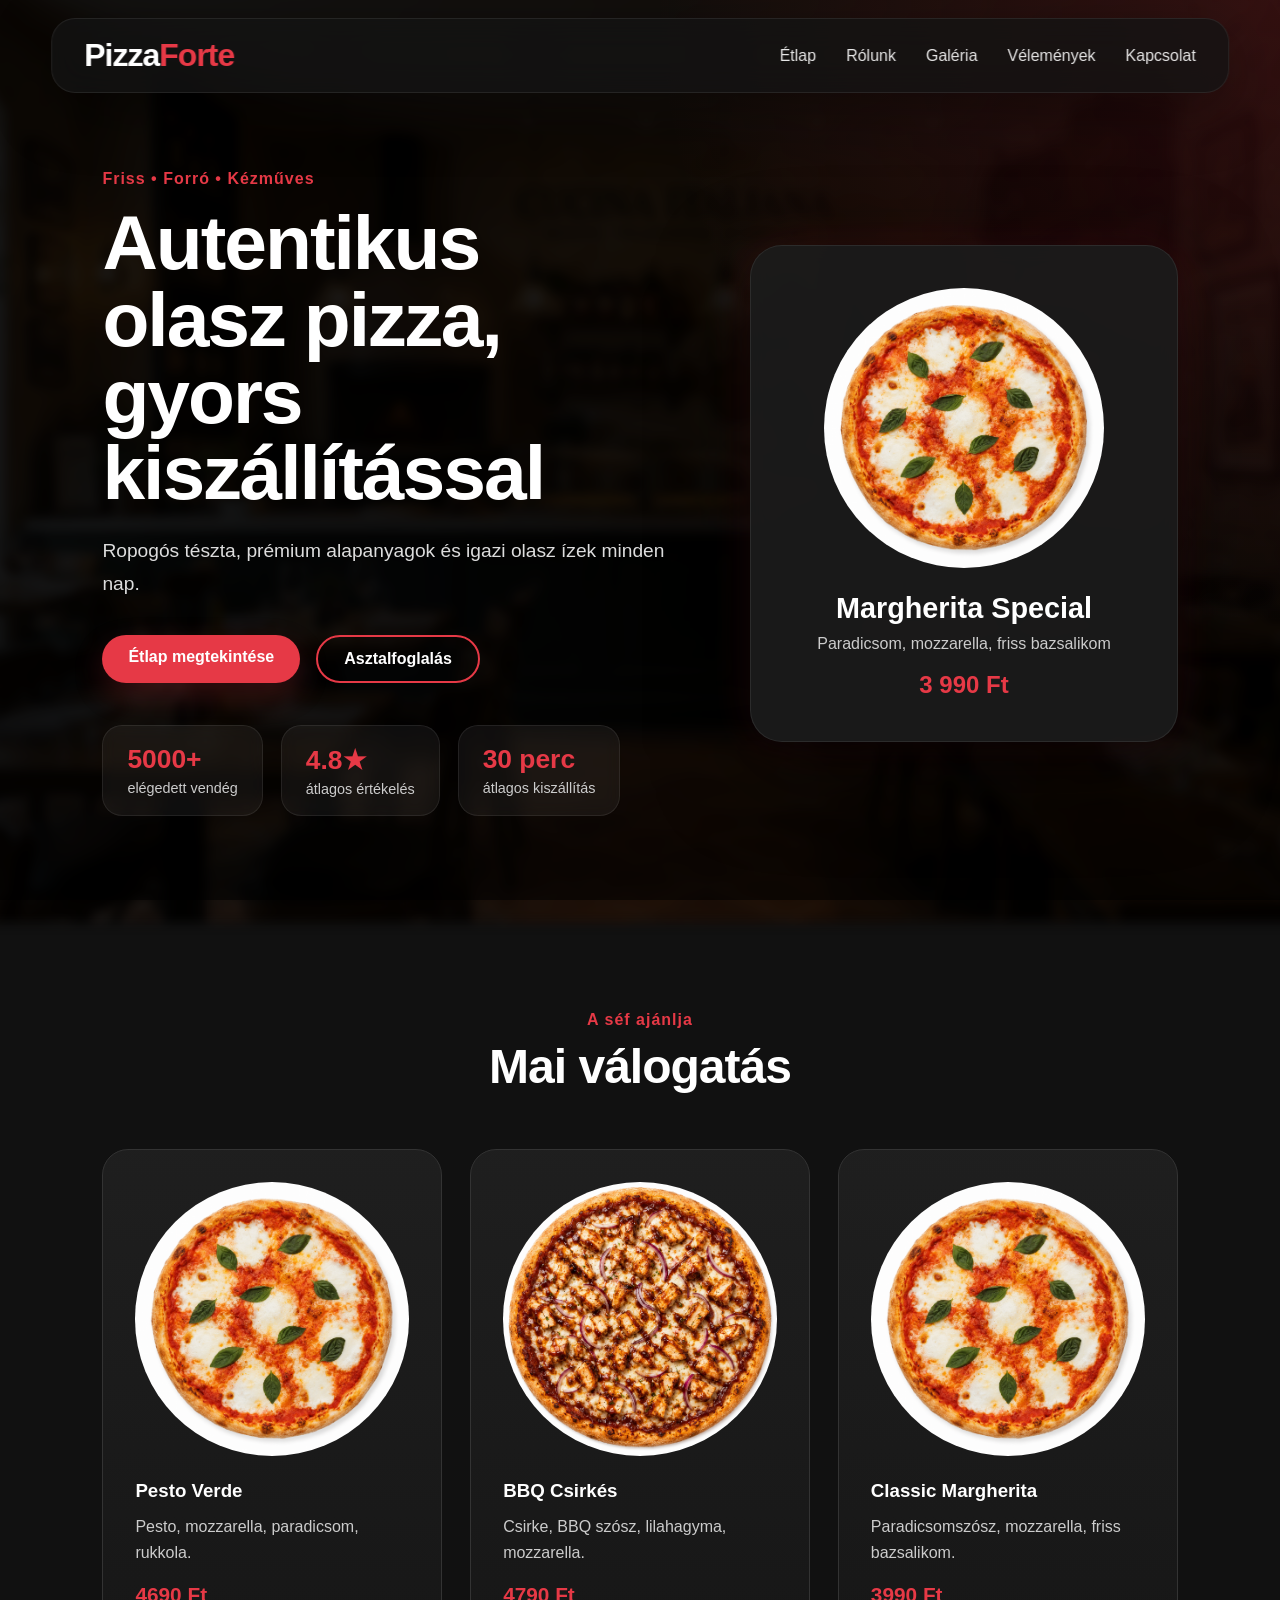
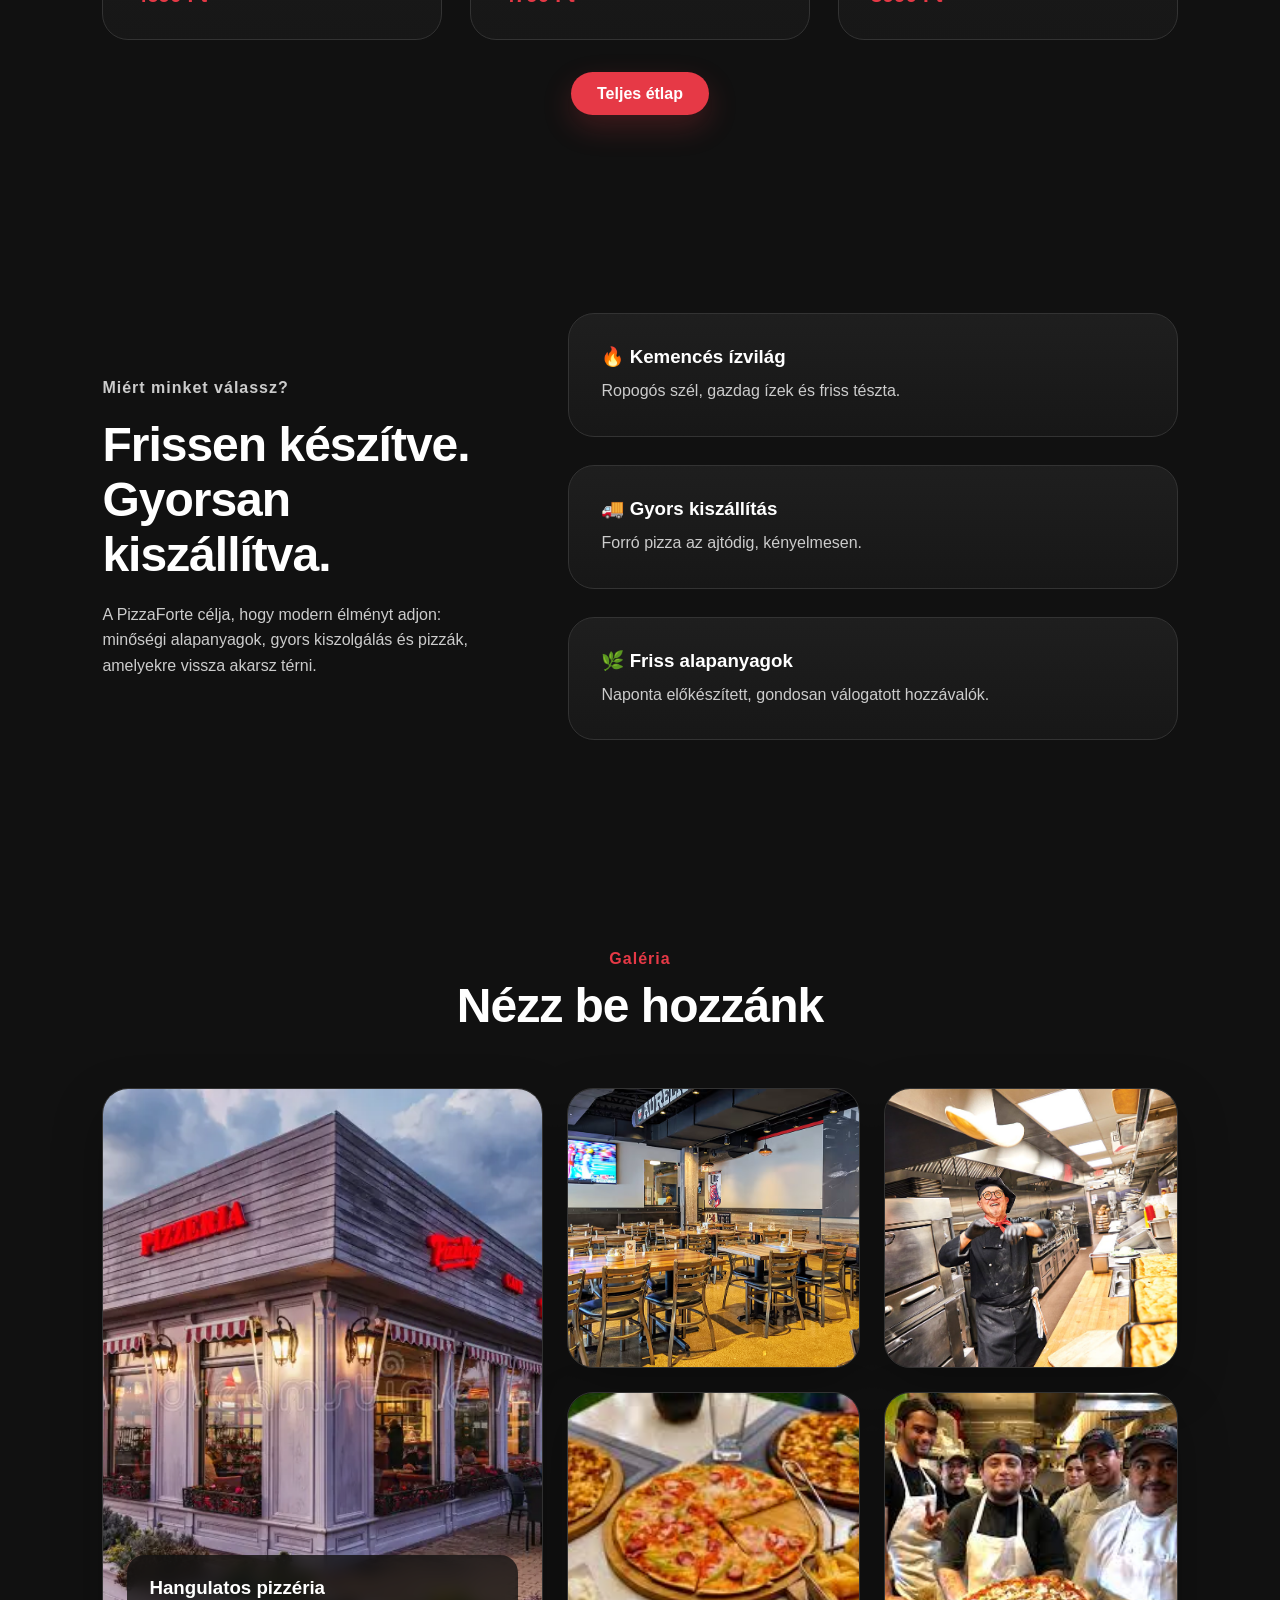
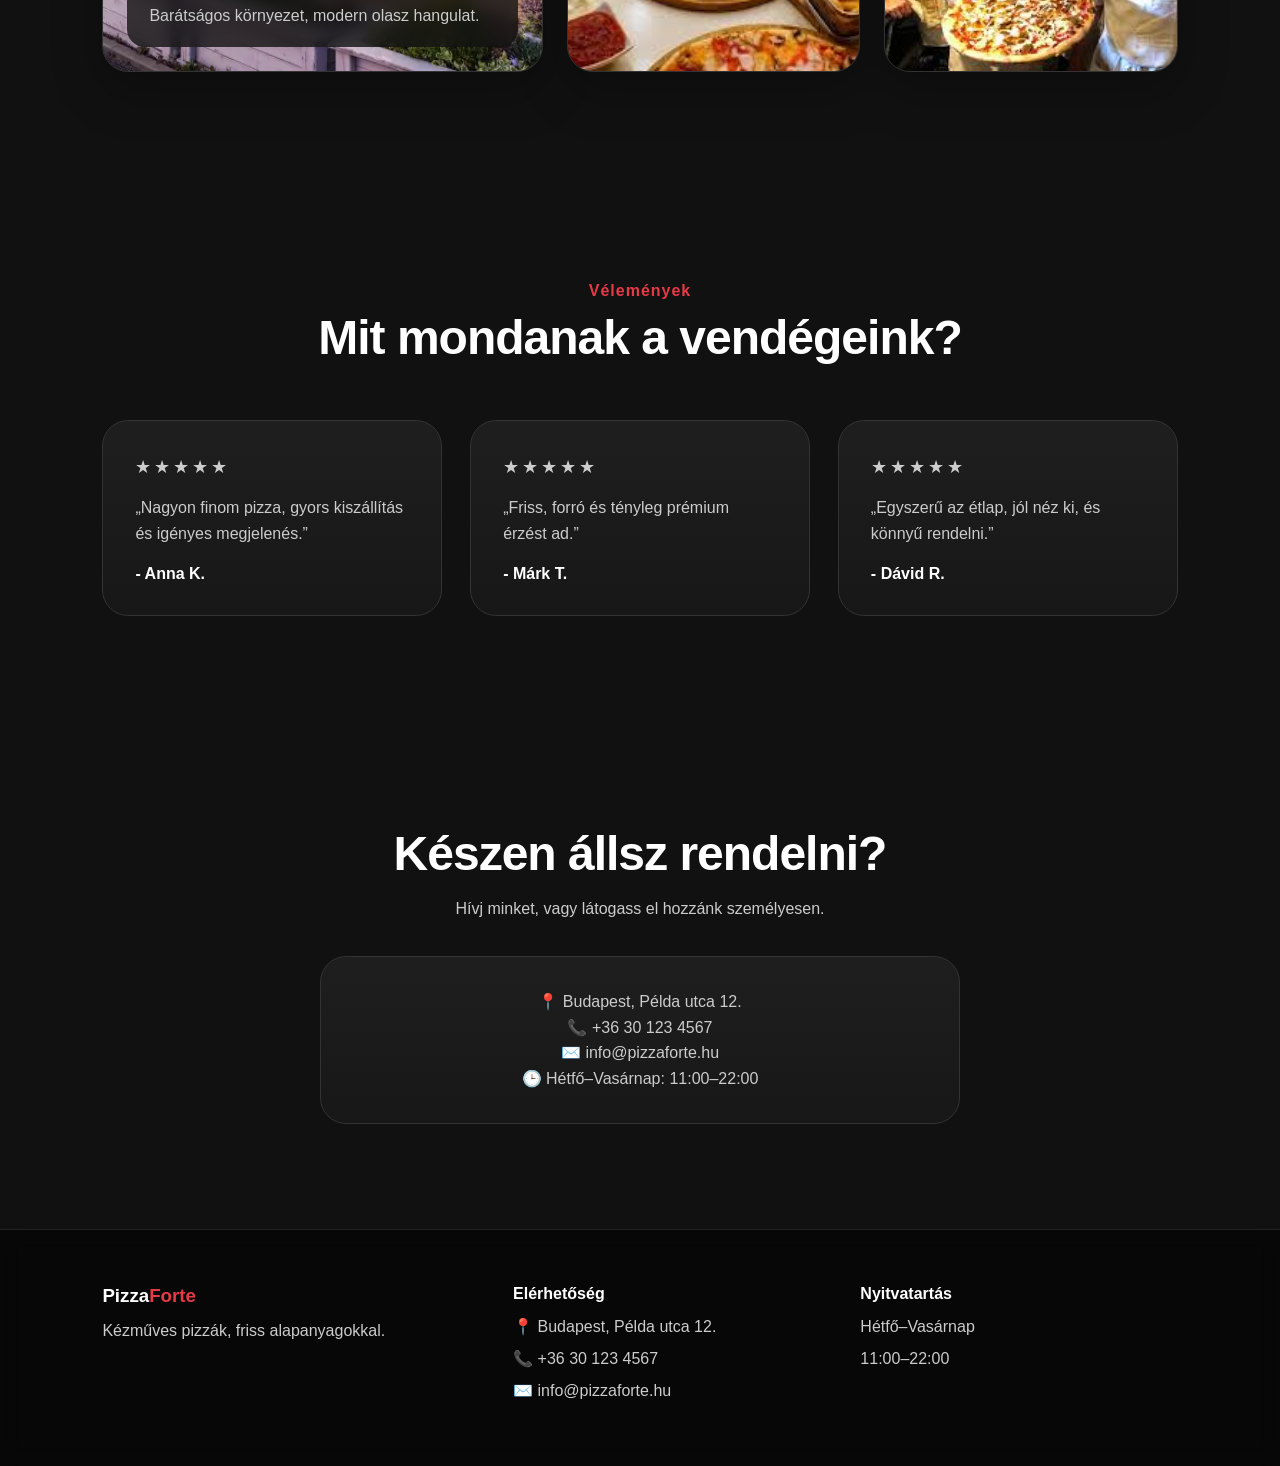
<file: index.html>
<!DOCTYPE html>
<html lang="hu">
<head>
    <meta charset="UTF-8" />
    <meta name="viewport" content="width=device-width, initial-scale=1.0" />
    <title>Pizza Forte | Kézműves Olasz Pizza</title>
    <link rel="stylesheet" href="style.css" />
</head>
<body>
    <header class="navbar">
        <a href="index.html" class="logo">Pizza<span>Forte</span></a>

        <nav class="nav-links" id="nav-links">
            <a href="menu.html">Étlap</a>
            <a href="#about">Rólunk</a>
            <a href="#gallery">Galéria</a>
            <a href="#reviews">Vélemények</a>
            <a href="#contact">Kapcsolat</a>
        </nav>

        <button class="mobile-menu-btn" id="mobile-menu-btn">☰</button>
    </header>

    <section class="hero">
        <div class="hero-content">
            <p class="tagline">Friss • Forró • Kézműves</p>
            <h1>Autentikus olasz pizza, gyors kiszállítással</h1>
            <p class="hero-text">
                Ropogós tészta, prémium alapanyagok és igazi olasz ízek minden nap.
            </p>

            <div class="hero-buttons">
                <a href="menu.html" class="btn primary">Étlap megtekintése</a>
                <a href="#contact" class="btn secondary">Asztalfoglalás</a>
            </div>

            <div class="hero-stats">
                <div>
                    <strong>5000+</strong>
                    <p>elégedett vendég</p>
                </div>
                <div>
                    <strong>4.8★</strong>
                    <p>átlagos értékelés</p>
                </div>
                <div>
                    <strong>30 perc</strong>
                    <p>átlagos kiszállítás</p>
                </div>
            </div>
        </div>

        <div class="hero-card">
            <img src="images/margherita.png" alt="Margherita pizza">
            <h3>Margherita Special</h3>
            <p>Paradicsom, mozzarella, friss bazsalikom</p>
            <strong>3 990 Ft</strong>
        </div>
    </section>

    <section class="menu-preview">
        <div class="section-title">
            <p>A séf ajánlja</p>
            <h2>Mai válogatás</h2>
        </div>

        <div class="menu-grid" id="featured-pizzas"></div>

        <div class="center-button">
            <a href="menu.html" class="btn primary">Teljes étlap</a>
        </div>
    </section>

    <section class="about" id="about">
        <div>
            <p class="tagline">Miért minket válassz?</p>
            <h2>Frissen készítve. Gyorsan kiszállítva.</h2>
            <p>
                A PizzaForte célja, hogy modern élményt adjon: minőségi alapanyagok,
                gyors kiszolgálás és pizzák, amelyekre vissza akarsz térni.
            </p>
        </div>

        <div class="features">
            <div>
                <h3>🔥 Kemencés ízvilág</h3>
                <p>Ropogós szél, gazdag ízek és friss tészta.</p>
            </div>

            <div>
                <h3>🚚 Gyors kiszállítás</h3>
                <p>Forró pizza az ajtódig, kényelmesen.</p>
            </div>

            <div>
                <h3>🌿 Friss alapanyagok</h3>
                <p>Naponta előkészített, gondosan válogatott hozzávalók.</p>
            </div>
        </div>
    </section>

    <section class="gallery" id="gallery">
        <div class="section-title">
            <p>Galéria</p>
            <h2>Nézz be hozzánk</h2>
        </div>

        <div class="gallery-grid">
            <div class="gallery-item large">
                <img src="images/gallery-1.png" alt="PizzaForte külső">
                <div>
                    <h3>Hangulatos pizzéria</h3>
                    <p>Barátságos környezet, modern olasz hangulat.</p>
                </div>
            </div>

            <div class="gallery-item">
                <img src="images/gallery-2.png" alt="PizzaForte belső tér">
            </div>

            <div class="gallery-item">
                <img src="images/gallery-3.png" alt="Pizza készítés">
            </div>

            <div class="gallery-item">
                <img src="images/gallery-4.png" alt="Pizzák az asztalon">
            </div>

            <div class="gallery-item">
                <img src="images/gallery-5.png" alt="PizzaForte csapat">
            </div>
        </div>
    </section>

    <section class="reviews" id="reviews">
        <div class="section-title">
            <p>Vélemények</p>
            <h2>Mit mondanak a vendégeink?</h2>
        </div>

        <div class="review-grid">
            <div class="review-card">
                <p class="stars">★★★★★</p>
                <p>„Nagyon finom pizza, gyors kiszállítás és igényes megjelenés.”</p>
                <strong>- Anna K.</strong>
            </div>

            <div class="review-card">
                <p class="stars">★★★★★</p>
                <p>„Friss, forró és tényleg prémium érzést ad.”</p>
                <strong>- Márk T.</strong>
            </div>

            <div class="review-card">
                <p class="stars">★★★★★</p>
                <p>„Egyszerű az étlap, jól néz ki, és könnyű rendelni.”</p>
                <strong>- Dávid R.</strong>
            </div>
        </div>
    </section>

    <section class="contact" id="contact">
        <h2>Készen állsz rendelni?</h2>
        <p>Hívj minket, vagy látogass el hozzánk személyesen.</p>

        <div class="contact-box">
            <p>📍 Budapest, Példa utca 12.</p>
            <p>📞 +36 30 123 4567</p>
            <p>✉️ info@pizzaforte.hu</p>
            <p>🕒 Hétfő–Vasárnap: 11:00–22:00</p>
        </div>
    </section>

    <footer class="footer">
        <div>
            <h3>Pizza<span>Forte</span></h3>
            <p>Kézműves pizzák, friss alapanyagokkal.</p>
        </div>

        <div>
            <h4>Elérhetőség</h4>
            <p>📍 Budapest, Példa utca 12.</p>
            <p>📞 +36 30 123 4567</p>
            <p>✉️ info@pizzaforte.hu</p>
        </div>

        <div>
            <h4>Nyitvatartás</h4>
            <p>Hétfő–Vasárnap</p>
            <p>11:00–22:00</p>
        </div>
    </footer>

    <script src="script.js"></script>
</body>
</html>
</file>
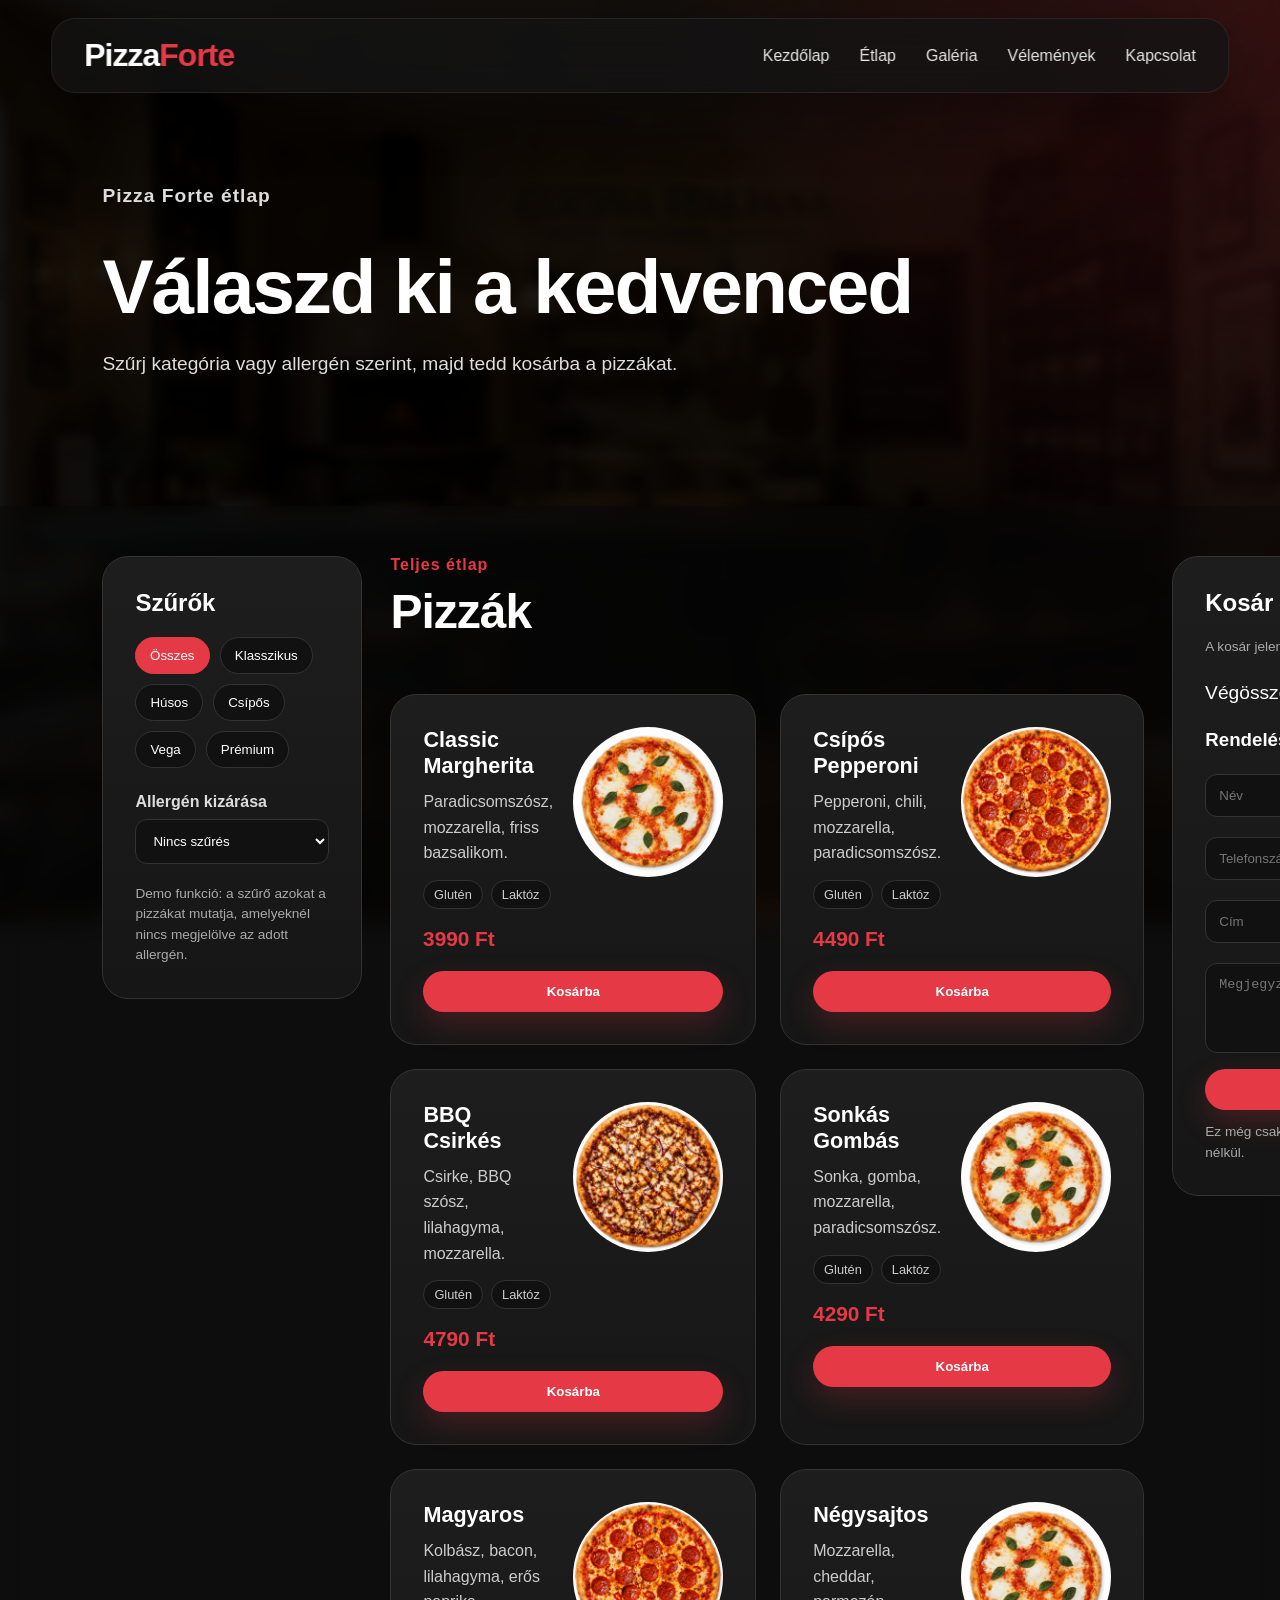
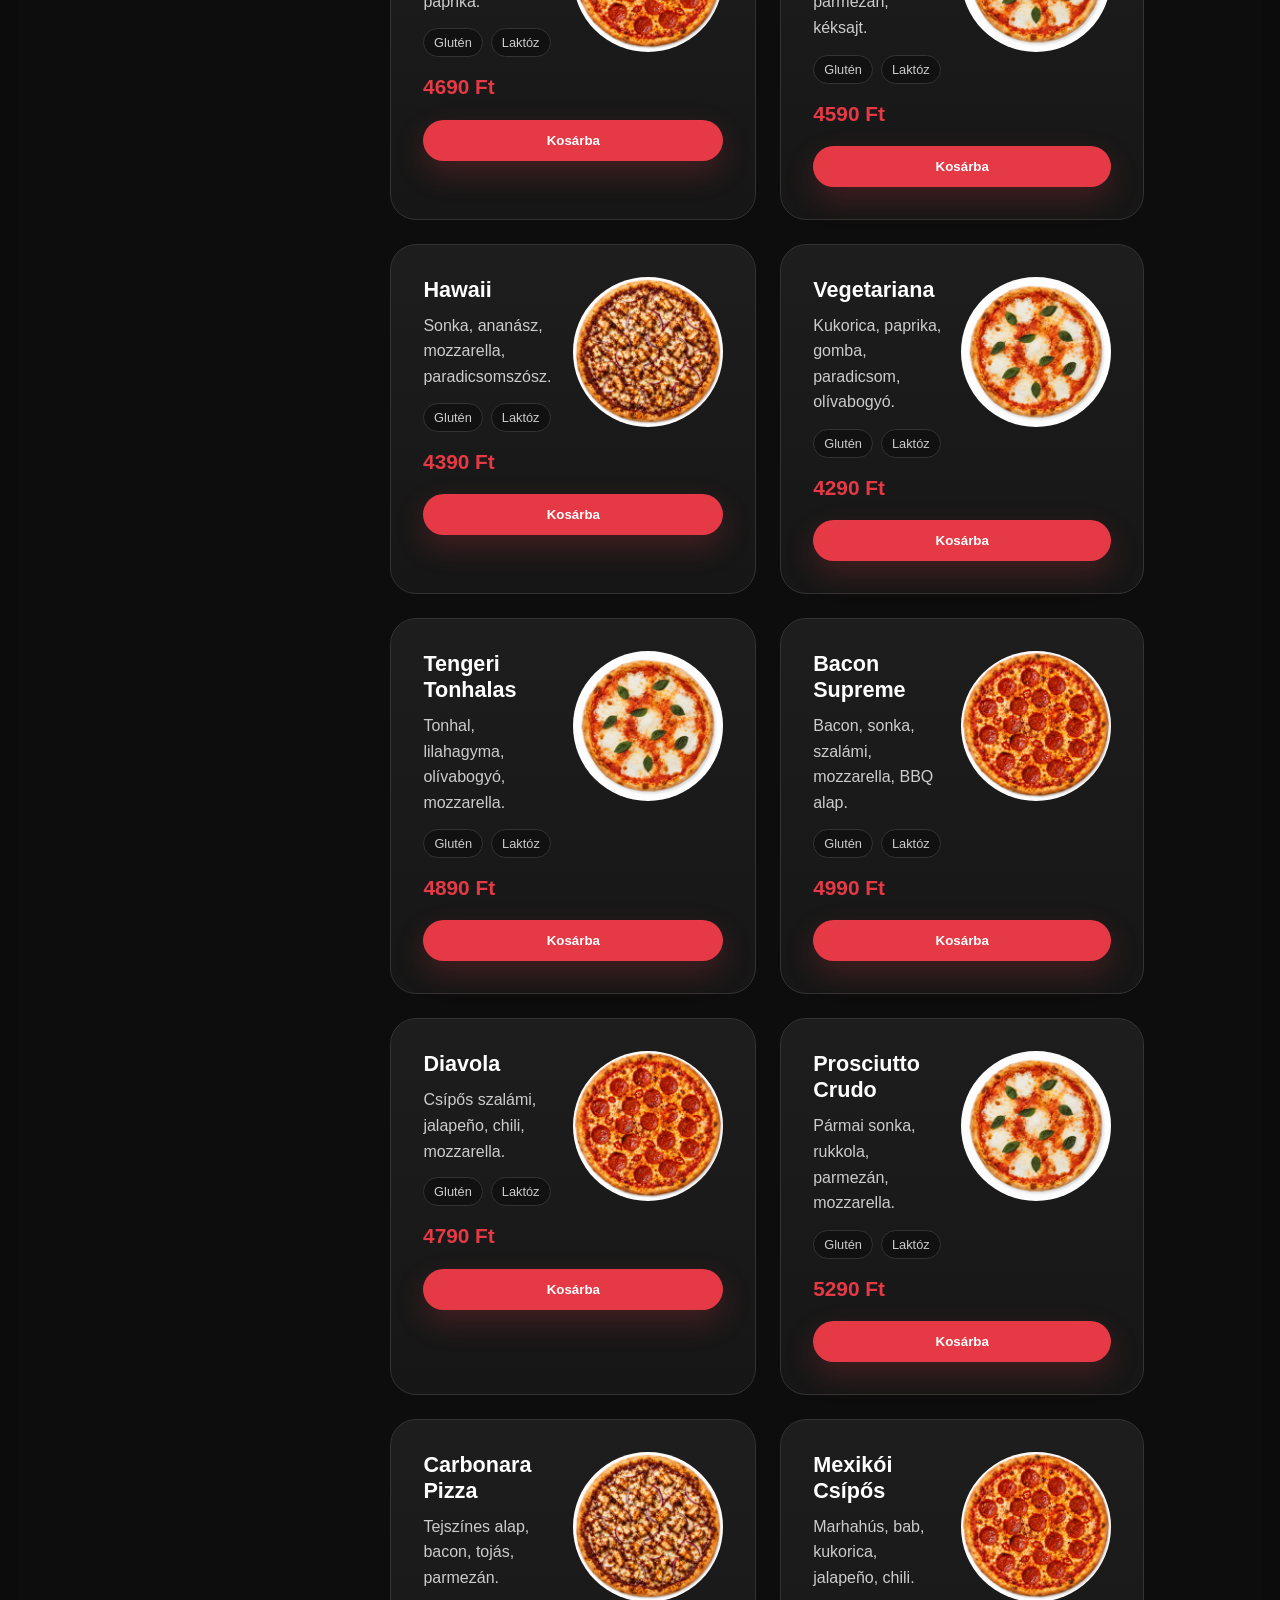
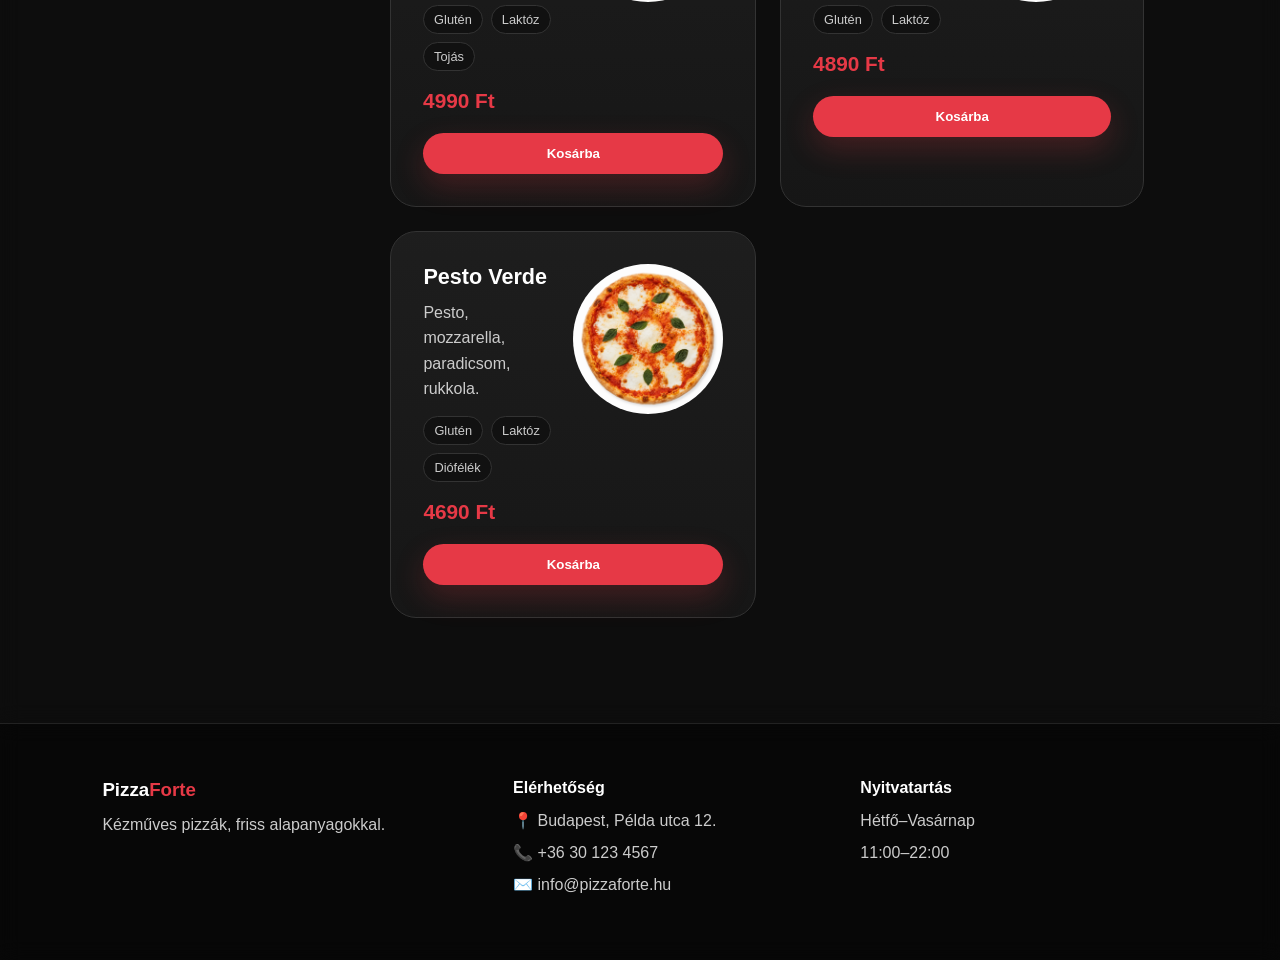
<file: menu.html>
<!DOCTYPE html>
<html lang="hu">
<head>
    <meta charset="UTF-8" />
    <meta name="viewport" content="width=device-width, initial-scale=1.0" />
    <title>Pizza Forte | Étlap</title>
    <link rel="stylesheet" href="style.css" />
</head>
<body>
    <header class="navbar">
        <a href="index.html" class="logo">Pizza<span>Forte</span></a>

        <nav class="nav-links" id="nav-links">
            <a href="index.html">Kezdőlap</a>
            <a href="#full-menu">Étlap</a>
            <a href="index.html#gallery">Galéria</a>
            <a href="index.html#reviews">Vélemények</a>
            <a href="index.html#contact">Kapcsolat</a>
        </nav>

        <button class="mobile-menu-btn" id="mobile-menu-btn">☰</button>
    </header>

    <section class="menu-hero">
        <p class="tagline">Pizza Forte étlap</p>
        <h1>Válaszd ki a kedvenced</h1>
        <p>Szűrj kategória vagy allergén szerint, majd tedd kosárba a pizzákat.</p>
    </section>

    <main class="menu-page" id="full-menu">
        <aside class="filters">
            <h2>Szűrők</h2>

            <div class="category-buttons">
                <button class="category-btn active" data-category="all">Összes</button>
                <button class="category-btn" data-category="classic">Klasszikus</button>
                <button class="category-btn" data-category="meat">Húsos</button>
                <button class="category-btn" data-category="spicy">Csípős</button>
                <button class="category-btn" data-category="veggie">Vega</button>
                <button class="category-btn" data-category="premium">Prémium</button>
            </div>

            <label>
                Allergén kizárása
                <select id="allergen-filter">
                    <option value="none">Nincs szűrés</option>
                    <option value="gluten">Gluténmentesnek megfelelő</option>
                    <option value="lactose">Laktózmentesnek megfelelő</option>
                    <option value="egg">Tojásmentesnek megfelelő</option>
                    <option value="nuts">Diófélék nélkül</option>
                </select>
            </label>

            <p class="small-note">
                Demo funkció: a szűrő azokat a pizzákat mutatja, amelyeknél nincs megjelölve az adott allergén.
            </p>
        </aside>

        <section class="full-menu-list">
            <div class="section-title left">
                <p>Teljes étlap</p>
                <h2>Pizzák</h2>
            </div>

            <div class="product-grid" id="product-grid"></div>
        </section>

        <aside class="basket" id="basket">
            <h2>Kosár</h2>

            <div id="cart-items"></div>

            <div class="cart-total">
                <span>Végösszeg:</span>
                <strong id="cart-total">0 Ft</strong>
            </div>

            <form class="order-form" id="order-form">
                <h3>Rendelési adatok</h3>

                <input type="text" id="customer-name" placeholder="Név" required />
                <input type="tel" id="customer-phone" placeholder="Telefonszám" required />
                <input type="text" id="customer-address" placeholder="Cím" required />
                <textarea id="customer-note" placeholder="Megjegyzés"></textarea>

                <button type="submit" class="checkout-btn">Megrendelem</button>
            </form>

            <p class="small-note">Ez még csak frontend demo, valódi fizetés nélkül.</p>
        </aside>
    </main>

    <div class="modal" id="order-modal">
        <div class="modal-content">
            <button class="modal-close" id="modal-close">×</button>
            <h2>Köszönjük!</h2>
            <p>Ez egy frontend demo. A rendelés nem került elküldésre.</p>
        </div>
    </div>

    <footer class="footer">
        <div>
            <h3>Pizza<span>Forte</span></h3>
            <p>Kézműves pizzák, friss alapanyagokkal.</p>
        </div>

        <div>
            <h4>Elérhetőség</h4>
            <p>📍 Budapest, Példa utca 12.</p>
            <p>📞 +36 30 123 4567</p>
            <p>✉️ info@pizzaforte.hu</p>
        </div>

        <div>
            <h4>Nyitvatartás</h4>
            <p>Hétfő–Vasárnap</p>
            <p>11:00–22:00</p>
        </div>
    </footer>

    <script src="script.js"></script>
</body>
</html>
</file>
<file: style.css>
* {
    margin: 0;
    padding: 0;
    box-sizing: border-box;
}

html {
    scroll-behavior: smooth;
}

body {
    font-family: Arial, sans-serif;
    background: #111;
    color: white;
    position: relative;
}

body::before {
    content: "";
    position: fixed;
    inset: 0;
    background-image: url("images/background.png");
    background-size: cover;
    background-position: center;
    background-repeat: no-repeat;
    filter: blur(5px) brightness(0.22);
    transform: scale(1.05);
    z-index: -2;
}

body::after {
    content: "";
    position: fixed;
    inset: 0;
    background:
        radial-gradient(circle at top right, rgba(230, 57, 70, 0.18), transparent 40%),
        rgba(0, 0, 0, 0.55);
    z-index: -1;
}

a {
    color: inherit;
    text-decoration: none;
}

.navbar {
    position: fixed;
    top: 18px;
    left: 50%;
    transform: translateX(-50%);
    width: min(1250px, 92%);
    padding: 18px 32px;
    display: flex;
    justify-content: space-between;
    align-items: center;
    background: rgba(20, 20, 20, 0.78);
    backdrop-filter: blur(16px);
    border: 1px solid rgba(255, 255, 255, 0.08);
    border-radius: 24px;
    z-index: 1000;
    box-shadow: 0 18px 60px rgba(0, 0, 0, 0.35);
}

.logo {
    font-size: 2rem;
    font-weight: 800;
    letter-spacing: -1px;
}

.logo span,
.footer span {
    color: #e63946;
}

.nav-links {
    display: flex;
    gap: 30px;
}

.nav-links a {
    color: white;
    font-weight: 500;
    opacity: 0.9;
    transition: 0.3s;
}

.nav-links a:hover {
    color: #e63946;
    opacity: 1;
}

.mobile-menu-btn {
    display: none;
    background: #e63946;
    color: white;
    border: none;
    font-size: 1.4rem;
    border-radius: 12px;
    padding: 8px 13px;
    cursor: pointer;
}

.btn,
.checkout-btn,
.add-cart-btn {
    border: none;
    background: #e63946;
    color: white;
    padding: 13px 26px;
    border-radius: 30px;
    cursor: pointer;
    font-weight: bold;
    transition: 0.3s;
    box-shadow: 0 12px 30px rgba(230, 57, 70, 0.22);
}

.btn:hover,
.checkout-btn:hover,
.add-cart-btn:hover,
.category-btn:hover {
    transform: translateY(-3px);
    background: #ff4d5a;
}

.secondary {
    background: transparent;
    border: 2px solid #e63946;
    box-shadow: none;
}

.hero {
    min-height: 100vh;
    padding: 170px 8% 90px;
    display: grid;
    grid-template-columns: 1.15fr 0.85fr;
    align-items: center;
    gap: 70px;
    background: transparent;
}

.tagline {
    color: #e63946;
    font-weight: bold;
    margin-bottom: 16px;
    letter-spacing: 1px;
}

.hero h1,
.menu-hero h1 {
    font-size: clamp(2.8rem, 6vw, 5.8rem);
    line-height: 1;
    max-width: 850px;
    margin-bottom: 24px;
    letter-spacing: -2px;
}

.hero-text,
.menu-hero p {
    font-size: 1.2rem;
    color: #ddd;
    max-width: 650px;
    margin-bottom: 35px;
    line-height: 1.7;
}

.hero-buttons {
    display: flex;
    gap: 16px;
    flex-wrap: wrap;
}

.hero-stats {
    display: flex;
    gap: 18px;
    margin-top: 42px;
    flex-wrap: wrap;
}

.hero-stats div {
    background: rgba(255, 255, 255, 0.055);
    border: 1px solid rgba(255, 255, 255, 0.08);
    border-radius: 20px;
    padding: 18px 24px;
    backdrop-filter: blur(8px);
}

.hero-stats strong {
    display: block;
    color: #e63946;
    font-size: 1.65rem;
    margin-bottom: 5px;
}

.hero-stats p {
    color: #ccc;
    font-size: 0.9rem;
}

.hero-card {
    background: rgba(28, 28, 28, 0.9);
    border: 1px solid rgba(255, 255, 255, 0.08);
    border-radius: 32px;
    padding: 42px;
    text-align: center;
    backdrop-filter: blur(10px);
    box-shadow:
        0 28px 90px rgba(0, 0, 0, 0.55),
        0 0 45px rgba(230, 57, 70, 0.13);
}

.hero-card img,
.pizza-card img {
    width: 100%;
    max-width: 280px;
    display: block;
    margin: 0 auto 24px;
    border-radius: 50%;
    transition: 0.35s;
}

.hero-card:hover img,
.pizza-card:hover img {
    transform: scale(1.05);
}

.hero-card h3 {
    font-size: 1.8rem;
    margin-bottom: 10px;
}

.hero-card p {
    color: #ccc;
    margin-bottom: 18px;
}

.hero-card strong {
    color: #e63946;
    font-size: 1.5rem;
}

.menu-preview,
.reviews,
.contact,
.gallery {
    padding: 105px 8%;
    background: transparent;
    backdrop-filter: none;  
}

.section-title {
    text-align: center;
    margin-bottom: 55px;
}

.section-title.left {
    text-align: left;
}

.section-title p {
    color: #e63946;
    font-weight: bold;
    margin-bottom: 10px;
    letter-spacing: 1px;
}

.section-title h2,
.about h2,
.contact h2 {
    font-size: 3rem;
    letter-spacing: -1px;
}

.menu-grid,
.review-grid,
.features {
    display: grid;
    grid-template-columns: repeat(3, 1fr);
    gap: 28px;
}

.pizza-card,
.review-card,
.features div,
.contact-box,
.filters,
.basket,
.product-card {
    background: linear-gradient(180deg, rgba(32, 32, 32, 0.92), rgba(24, 24, 24, 0.92));
    border: 1px solid #333;
    border-radius: 26px;
    padding: 32px;
    transition: 0.3s;
    backdrop-filter: blur(8px);
}

.pizza-card:hover,
.review-card:hover,
.features div:hover,
.product-card:hover {
    transform: translateY(-10px);
    border-color: #e63946;
    box-shadow:
        0 22px 55px rgba(0, 0, 0, 0.42),
        0 0 35px rgba(230, 57, 70, 0.13);
}

.pizza-card h3 {
    margin-bottom: 12px;
}

.pizza-card p,
.review-card p,
.about p,
.features p,
.contact p,
.product-card p {
    color: #ccc;
    line-height: 1.6;
}

.pizza-card span,
.product-price {
    display: inline-block;
    margin-top: 18px;
    color: #e63946;
    font-weight: bold;
    font-size: 1.3rem;
}

.center-button {
    text-align: center;
    margin-top: 45px;
}

.about {
    padding: 105px 8%;
    display: grid;
    grid-template-columns: 0.8fr 1.2fr;
    gap: 60px;
    align-items: center;
    background: transparent;
    backdrop-filter: none;  
}

.about h2 {
    margin-bottom: 20px;
}

.features {
    grid-template-columns: 1fr;
}

.features h3 {
    margin-bottom: 10px;
}

.gallery-grid {
    display: grid;
    grid-template-columns: 1.2fr 0.8fr 0.8fr;
    grid-auto-rows: 280px;
    gap: 24px;
}

.gallery-item {
    position: relative;
    overflow: hidden;
    border-radius: 26px;
    border: 1px solid #333;
    background: #1c1c1c;
    box-shadow: 0 18px 50px rgba(0, 0, 0, 0.28);
}

.gallery-item.large {
    grid-row: span 2;
}

.gallery-item img {
    width: 100%;
    height: 100%;
    object-fit: cover;
    display: block;
    transition: 0.45s;
}

.gallery-item:hover img {
    transform: scale(1.08);
}

.gallery-item.large div {
    position: absolute;
    left: 24px;
    right: 24px;
    bottom: 24px;
    padding: 22px;
    border-radius: 18px;
    background: rgba(17, 17, 17, 0.78);
    backdrop-filter: blur(8px);
}

.gallery-item.large p {
    color: #ccc;
    margin-top: 8px;
}

.stars {
    color: #e63946;
    margin-bottom: 14px;
    letter-spacing: 3px;
    font-size: 1.1rem;
}

.review-card strong {
    display: inline-block;
    margin-top: 18px;
    color: white;
}

.contact {
    text-align: center;
}

.contact h2 {
    margin-bottom: 15px;
}

.contact-box {
    max-width: 640px;
    margin: 35px auto 0;
}

.menu-hero {
    padding: 180px 8% 90px;
    background: transparent;
}

.menu-page {
    padding: 50px 8% 105px;
    display: grid;
    grid-template-columns: 260px 1fr 340px;
    gap: 28px;
    align-items: start;
    background: rgba(10, 10, 10, 0.45);
    backdrop-filter: blur(10px);
}

.filters,
.basket {
    position: sticky;
    top: 120px;
}

.filters h2,
.basket h2 {
    margin-bottom: 20px;
}

.filters label {
    display: block;
    margin-bottom: 20px;
    color: #ddd;
    font-weight: bold;
}

.filters select,
.order-form input,
.order-form textarea {
    width: 100%;
    margin-top: 8px;
    padding: 13px;
    border-radius: 12px;
    border: 1px solid #333;
    background: #111;
    color: white;
    outline: none;
}

.filters select:focus,
.order-form input:focus,
.order-form textarea:focus {
    border-color: #e63946;
}

.category-buttons {
    display: flex;
    flex-wrap: wrap;
    gap: 10px;
    margin-bottom: 25px;
}

.category-btn {
    border: 1px solid #333;
    background: #111;
    color: white;
    padding: 10px 14px;
    border-radius: 999px;
    cursor: pointer;
    transition: 0.3s;
}

.category-btn.active {
    background: #e63946;
    border-color: #e63946;
}

.small-note {
    color: #aaa;
    font-size: 0.85rem;
    line-height: 1.5;
    margin-top: 12px;
}

.product-grid {
    display: grid;
    grid-template-columns: repeat(2, 1fr);
    gap: 24px;
}

.product-card img {
    width: 150px;
    height: 150px;
    object-fit: cover;
    border-radius: 50%;
    display: block;
    margin-bottom: 20px;
    background: white;
}

.product-card h3 {
    margin-bottom: 10px;
    font-size: 1.35rem;
}

.product-top {
    display: flex;
    justify-content: space-between;
    gap: 20px;
}

.product-info {
    flex: 1;
}

.allergens {
    display: flex;
    flex-wrap: wrap;
    gap: 8px;
    margin-top: 14px;
}

.allergens span {
    background: #111;
    color: #ccc;
    border: 1px solid #333;
    padding: 6px 10px;
    border-radius: 999px;
    font-size: 0.8rem;
}

.add-cart-btn {
    margin-top: 20px;
    width: 100%;
}

.cart-item {
    border-bottom: 1px solid #333;
    padding: 15px 0;
}

.cart-item strong {
    display: block;
    margin-bottom: 8px;
}

.cart-controls {
    display: flex;
    align-items: center;
    gap: 10px;
    margin-top: 8px;
}

.cart-controls button {
    width: 28px;
    height: 28px;
    border: none;
    border-radius: 50%;
    background: #333;
    color: white;
    cursor: pointer;
}

.cart-controls button:hover {
    background: #e63946;
}

.remove-btn {
    margin-left: auto;
}

.cart-total {
    display: flex;
    justify-content: space-between;
    margin: 25px 0;
    font-size: 1.2rem;
}

.cart-total strong {
    color: #e63946;
}

.order-form {
    margin-top: 25px;
}

.order-form h3 {
    margin-bottom: 15px;
}

.order-form input,
.order-form textarea {
    margin-bottom: 12px;
}

.order-form textarea {
    min-height: 90px;
    resize: vertical;
}

.checkout-btn {
    width: 100%;
}

.modal {
    position: fixed;
    inset: 0;
    background: rgba(0, 0, 0, 0.75);
    display: none;
    align-items: center;
    justify-content: center;
    z-index: 2000;
    padding: 20px;
}

.modal.active {
    display: flex;
}

.modal-content {
    position: relative;
    max-width: 420px;
    width: 100%;
    background: #1c1c1c;
    border: 1px solid #333;
    border-radius: 24px;
    padding: 40px;
    text-align: center;
}

.modal-content h2 {
    margin-bottom: 15px;
    color: #e63946;
}

.modal-content p {
    color: #ccc;
    line-height: 1.6;
}

.modal-close {
    position: absolute;
    top: 14px;
    right: 18px;
    background: transparent;
    border: none;
    color: white;
    font-size: 1.8rem;
    cursor: pointer;
}

.footer {
    padding: 55px 8%;
    background: rgba(5, 5, 5, 0.82);
    backdrop-filter: blur(10px);
    color: #ccc;
    display: grid;
    grid-template-columns: 1.2fr 1fr 1fr;
    gap: 30px;
    border-top: 1px solid #222;
}

.footer h3,
.footer h4 {
    color: white;
    margin-bottom: 12px;
}

.footer p {
    margin-bottom: 8px;
    line-height: 1.5;
}

@media (max-width: 1200px) {
    .menu-page {
        grid-template-columns: 1fr;
    }

    .filters,
    .basket {
        position: static;
    }

    .product-grid {
        grid-template-columns: repeat(2, 1fr);
    }
}

@media (max-width: 850px) {
    .navbar {
        top: 12px;
        padding: 16px 20px;
        width: 92%;
    }

    .logo {
        font-size: 1.6rem;
    }

    .mobile-menu-btn {
        display: block;
    }

    .nav-links {
        position: absolute;
        top: 74px;
        left: 0;
        right: 0;
        background: #1c1c1c;
        border: 1px solid #333;
        border-radius: 18px;
        padding: 20px;
        display: none;
        flex-direction: column;
        gap: 18px;
        box-shadow: 0 18px 50px rgba(0, 0, 0, 0.35);
    }

    .nav-links.active {
        display: flex;
    }

    .hero,
    .about {
        grid-template-columns: 1fr;
        text-align: center;
    }

    .hero {
        padding-top: 140px;
    }

    .hero-buttons,
    .hero-stats {
        justify-content: center;
    }

    .menu-grid,
    .review-grid,
    .product-grid,
    .footer {
        grid-template-columns: 1fr;
    }

    .hero-card {
        max-width: 420px;
        margin: 0 auto;
    }

    .gallery-grid {
        grid-template-columns: 1fr;
        grid-auto-rows: 250px;
    }

    .gallery-item.large {
        grid-row: span 1;
    }

    .product-top {
        flex-direction: column;
    }

    .product-card img {
        margin: 0 auto 20px;
    }

    .menu-hero {
        padding-top: 150px;
    }

    .section-title h2,
    .about h2,
    .contact h2 {
        font-size: 2.3rem;
    }
}
</file>
